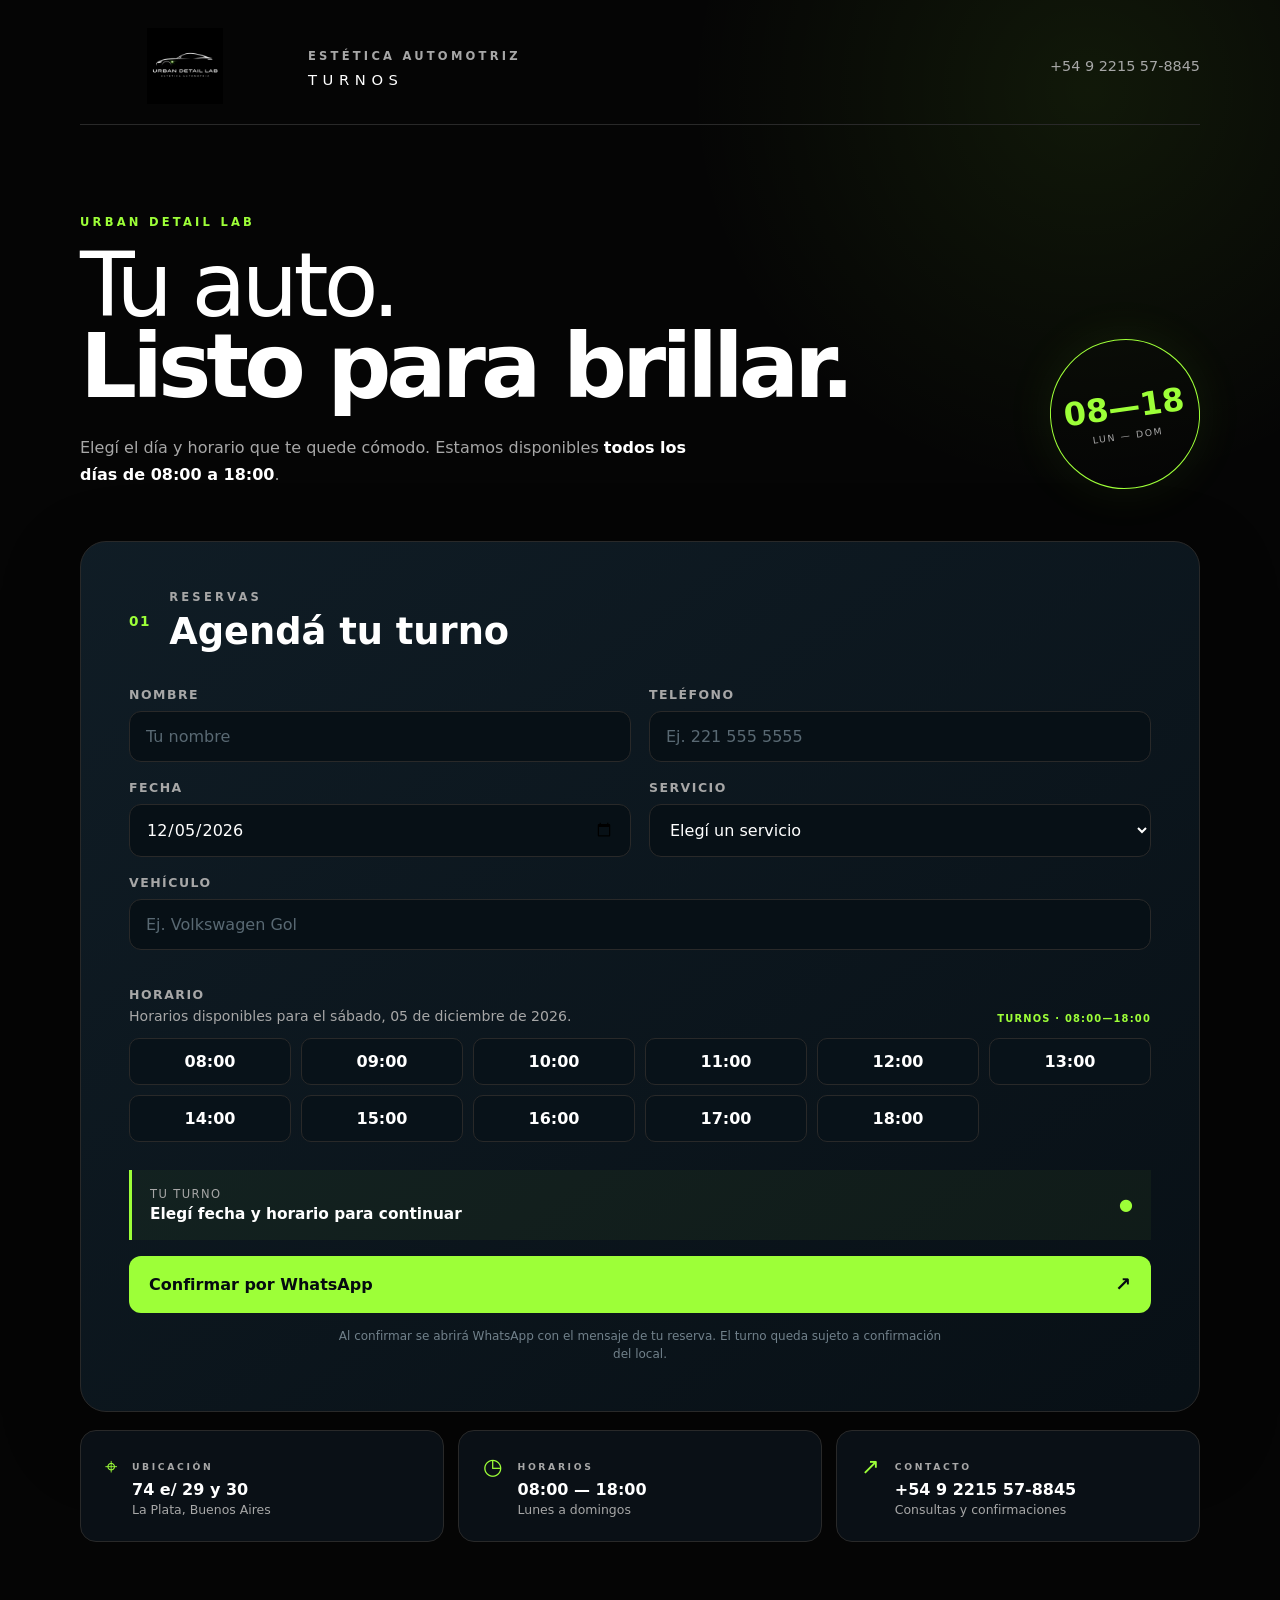
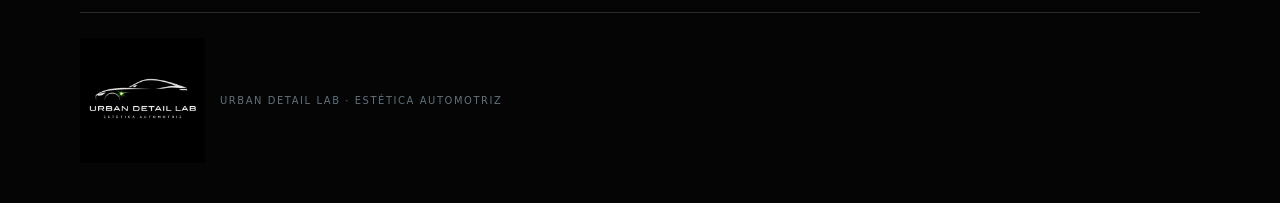
<file: index.html>
<!DOCTYPE html>
<!-- saved from url=(0402)https://sdmntprbrazilsouth.oaiusercontent.com/files/00000000-08c0-820e-a028-bf7ad7a2a0b0/raw?se=2026-09-12T23%3A12%3A43Z&sp=r&sv=2026-02-06&sr=b&scid=9326da96-44a6-45e3-bb2a-b8cd0b112d69&skoid=127c13cb-e695-43ea-b6b2-0a863d41dbf7&sktid=a48cca56-e6da-484e-a814-9c849652bcb3&skt=2026-09-12T12%3A27%3A30Z&ske=2026-09-13T12%3A27%3A30Z&sks=b&skv=2026-02-06&sig=RZ0VmNKvYGBnaaeNAosqKssRUz5GHbS737ieljSKt7U%3D -->
<html lang="es"><head><meta http-equiv="Content-Type" content="text/html; charset=UTF-8">

<meta name="viewport" content="width=device-width, initial-scale=1.0">
<meta name="description" content="Urban Detail Lab — lavado y estética automotriz. Reservá tu turno online.">
<meta name="theme-color" content="#050b10">
<title>Urban Detail Lab | Turnos</title>
<link rel="icon" href="de37a30c-5ea3-4801-a859-ef2754d89252.jfif" type="image/png">
<link rel="stylesheet" href="./styles.css">
</head>
<body>
<header class="topbar">
  <div class="brand">
    <img src="de37a30c-5ea3-4801-a859-ef2754d89252.jfif" alt="Urban Detail Lab" class="brand-logo">
    <div>
      <span class="eyebrow">ESTÉTICA AUTOMOTRIZ</span>
      <h1>TURNOS</h1>
    </div>
  </div>
  <a class="contact-link" href="tel:+5492215578845">+54 9 2215 57-8845</a>
</header>

<main class="page">
<section class="hero">
  <div class="hero-copy">
    <p class="kicker">URBAN DETAIL LAB</p>
    <h2>Tu auto.<br><strong>Listo para brillar.</strong></h2>
    <p class="hero-text">Elegí el día y horario que te quede cómodo. Estamos disponibles <strong>todos los días de 08:00 a 18:00</strong>.</p>
  </div>
  <div class="hero-badge"><span>08—18</span><small>LUN — DOM</small></div>
</section>

<section class="booking-card" id="turnos">
  <div class="section-heading">
    <span class="section-number">01</span>
    <div><p class="kicker">RESERVAS</p><h3>Agendá tu turno</h3></div>
  </div>

  <form id="bookingForm" novalidate="">
    <div class="field-grid">
      <label class="field"><span>Nombre</span><input id="name" type="text" placeholder="Tu nombre" autocomplete="name" required=""></label>
      <label class="field"><span>Teléfono</span><input id="phone" type="tel" placeholder="Ej. 221 555 5555" autocomplete="tel" required=""></label>
      <label class="field"><span>Fecha</span><input id="date" type="date" required=""></label>
      <label class="field"><span>Servicio</span>
        <select id="service" required="">
          <option value="" selected="" disabled="">Elegí un servicio</option>
          <option>Lavado exterior</option>
          <option>Lavado completo</option>
          <option>Interior + exterior</option>
          <option>Detailing</option>
        </select>
      </label>
      <label class="field field-full"><span>Vehículo</span><input id="vehicle" type="text" placeholder="Ej. Volkswagen Gol"></label>
    </div>

    <div class="slot-area">
      <div class="slot-title">
        <div><span class="field-label">Horario</span><p id="slotHint">Elegí una fecha para ver los horarios.</p></div>
        <span class="live-dot">TURNOS · 08:00—18:00</span>
      </div>
      <div id="slots" class="slots" aria-live="polite"></div>
      <input id="time" type="hidden" required="">
    </div>

    <div class="summary" id="summary">
      <div><span>Tu turno</span><strong id="summaryText">Completá los datos para continuar</strong></div>
      <span class="summary-mark">●</span>
    </div>

    <button class="primary-btn" type="submit"><span>Confirmar por WhatsApp</span><span class="arrow">↗</span></button>
    <p class="form-note">Al confirmar se abrirá WhatsApp con el mensaje de tu reserva. El turno queda sujeto a confirmación del local.</p>
  </form>
</section>

<section class="info-grid">
  <article class="info-card"><span class="info-icon">⌖</span><div><span class="kicker">UBICACIÓN</span><h4>74 e/ 29 y 30</h4><p>La Plata, Buenos Aires</p></div></article>
  <article class="info-card"><span class="info-icon">◷</span><div><span class="kicker">HORARIOS</span><h4>08:00 — 18:00</h4><p>Lunes a domingos</p></div></article>
  <article class="info-card"><span class="info-icon">↗</span><div><span class="kicker">CONTACTO</span><h4>+54 9 2215 57-8845</h4><p>Consultas y confirmaciones</p></div></article>
</section>
</main>

<footer><img src="de37a30c-5ea3-4801-a859-ef2754d89252.jfif" alt="" class="footer-logo"><span>URBAN DETAIL LAB · ESTÉTICA AUTOMOTRIZ</span></footer>
<script src="./script.js"></script>

</body></html>
</file>
<file: styles.css>
:root{--bg:#050505;--panel:#111111;--line:#292929;--text:#ffffff;--muted:#a7a7a7;--green:#9dff38;--green2:#b8ff72}
*{box-sizing:border-box}html{scroll-behavior:smooth}body{margin:0;background:radial-gradient(circle at 85% 5%,rgba(157,255,56,.08),transparent 25rem),var(--bg);color:var(--text);font-family:Inter,ui-sans-serif,system-ui,-apple-system,BlinkMacSystemFont,"Segoe UI",sans-serif;min-height:100vh}a{color:inherit}
.topbar{width:min(1120px,calc(100% - 40px));margin:auto;padding:28px 0 20px;display:flex;justify-content:space-between;align-items:center;gap:24px;border-bottom:1px solid var(--line)}.brand{display:flex;align-items:center;gap:18px}.brand-logo{width:210px;height:auto;max-height:76px;object-fit:contain}.eyebrow,.kicker{letter-spacing:.28em;color:var(--muted);font-size:.72rem;font-weight:700}.brand h1{margin:7px 0 0;font-size:.92rem;letter-spacing:.38em;font-weight:500}.contact-link{text-decoration:none;color:var(--muted);font-size:.9rem;white-space:nowrap}.contact-link:hover{color:var(--green)}
.page{width:min(1120px,calc(100% - 40px));margin:auto;padding:56px 0 70px}.hero{min-height:300px;display:grid;grid-template-columns:1fr auto;align-items:end;gap:40px;padding:34px 0 52px}.hero .kicker{color:var(--green);margin:0 0 16px}.hero h2{font-size:clamp(3rem,7vw,6.5rem);line-height:.9;letter-spacing:-.055em;margin:0;font-weight:300}.hero h2 strong{font-weight:800}.hero-text{max-width:610px;color:var(--muted);line-height:1.7;margin:28px 0 0;font-size:1rem}.hero-text strong{color:var(--text)}.hero-badge{width:150px;height:150px;border:1px solid var(--green);border-radius:50%;display:grid;place-items:center;align-content:center;transform:rotate(-8deg);box-shadow:0 0 50px rgba(157,255,56,.08)}.hero-badge span{font-size:2rem;font-weight:800;color:var(--green)}.hero-badge small{letter-spacing:.18em;color:var(--muted);font-size:.58rem;margin-top:4px}
.booking-card{background:linear-gradient(145deg,rgba(16,29,38,.98),rgba(8,16,22,.98));border:1px solid var(--line);border-radius:26px;padding:clamp(24px,5vw,48px);box-shadow:0 25px 80px rgba(0,0,0,.25)}.section-heading{display:flex;gap:18px;align-items:center;margin-bottom:34px}.section-number{color:var(--green);font-weight:800;font-size:.85rem;letter-spacing:.12em}.section-heading .kicker{margin:0 0 6px}.section-heading h3{margin:0;font-size:clamp(1.6rem,4vw,2.3rem)}
.field-grid{display:grid;grid-template-columns:repeat(2,1fr);gap:18px}.field{display:grid;gap:9px}.field-full{grid-column:1/-1}.field>span,.field-label{color:var(--muted);font-size:.78rem;letter-spacing:.12em;text-transform:uppercase;font-weight:700}input,select{width:100%;border:1px solid var(--line);background:#071016;color:var(--text);border-radius:12px;padding:15px 16px;font:inherit;outline:none;transition:border .2s,box-shadow .2s}input::placeholder{color:#596973}input:focus,select:focus{border-color:rgba(157,255,56,.7);box-shadow:0 0 0 3px rgba(157,255,56,.08)}select option{background:#071016}
.slot-area{margin-top:34px}.slot-title{display:flex;justify-content:space-between;align-items:end;gap:20px;margin-bottom:14px}.slot-title p{color:var(--muted);margin:5px 0 0;font-size:.88rem}.live-dot{color:var(--green);font-size:.62rem;font-weight:800;letter-spacing:.12em;white-space:nowrap}.slots{display:grid;grid-template-columns:repeat(6,1fr);gap:10px}.slot{border:1px solid var(--line);background:#081219;color:var(--text);border-radius:10px;padding:13px 8px;cursor:pointer;font:inherit;font-weight:700;transition:.18s ease}.slot:hover{border-color:var(--green);transform:translateY(-1px)}.slot.selected{background:var(--green);border-color:var(--green);color:#050b10}
.summary{margin:28px 0 16px;padding:17px 18px;border-left:3px solid var(--green);background:rgba(157,255,56,.045);display:flex;justify-content:space-between;align-items:center;gap:15px}.summary span:first-child{display:block;color:var(--muted);font-size:.72rem;letter-spacing:.12em;text-transform:uppercase}.summary strong{display:block;margin-top:4px;font-size:.96rem}.summary-mark{color:var(--green)}.primary-btn{width:100%;border:0;background:var(--green);color:#050b10;padding:17px 20px;border-radius:12px;font:inherit;font-weight:850;display:flex;justify-content:space-between;align-items:center;cursor:pointer;transition:transform .18s,background .18s}.primary-btn:hover{background:var(--green2);transform:translateY(-1px)}.arrow{font-size:1.2rem}.form-note{text-align:center;color:#71818b;font-size:.75rem;line-height:1.5;margin:14px auto 0;max-width:620px}
.info-grid{display:grid;grid-template-columns:repeat(3,1fr);gap:14px;margin-top:18px}.info-card{background:rgba(12,21,28,.75);border:1px solid var(--line);border-radius:16px;padding:24px;display:flex;gap:15px;align-items:flex-start}.info-icon{color:var(--green);font-size:1.4rem;line-height:1}.info-card .kicker{font-size:.58rem}.info-card h4{margin:6px 0 3px;font-size:1rem}.info-card p{margin:0;color:var(--muted);font-size:.78rem}
footer{border-top:1px solid var(--line);width:min(1120px,calc(100% - 40px));margin:auto;padding:25px 0 40px;display:flex;align-items:center;gap:15px;color:#61717b;font-size:.62rem;letter-spacing:.16em}.footer-logo{width:125px;height:auto}
@media(max-width:760px){.topbar{align-items:flex-start;flex-direction:column}.brand-logo{width:190px}.contact-link{font-size:.8rem}.page{padding-top:30px}.hero{grid-template-columns:1fr;min-height:0;padding-bottom:35px}.hero-badge{width:100px;height:100px;margin-left:auto}.hero-badge span{font-size:1.35rem}.hero-badge small{font-size:.48rem}.field-grid{grid-template-columns:1fr}.field-full{grid-column:auto}.slots{grid-template-columns:repeat(3,1fr)}.slot-title{align-items:flex-start;flex-direction:column}.info-grid{grid-template-columns:1fr}footer{flex-direction:column;align-items:flex-start}}
@media(max-width:420px){.topbar,.page,footer{width:min(100% - 24px,1120px)}.hero h2{font-size:3.25rem}.booking-card{border-radius:20px;padding:20px 16px}}
</file>
